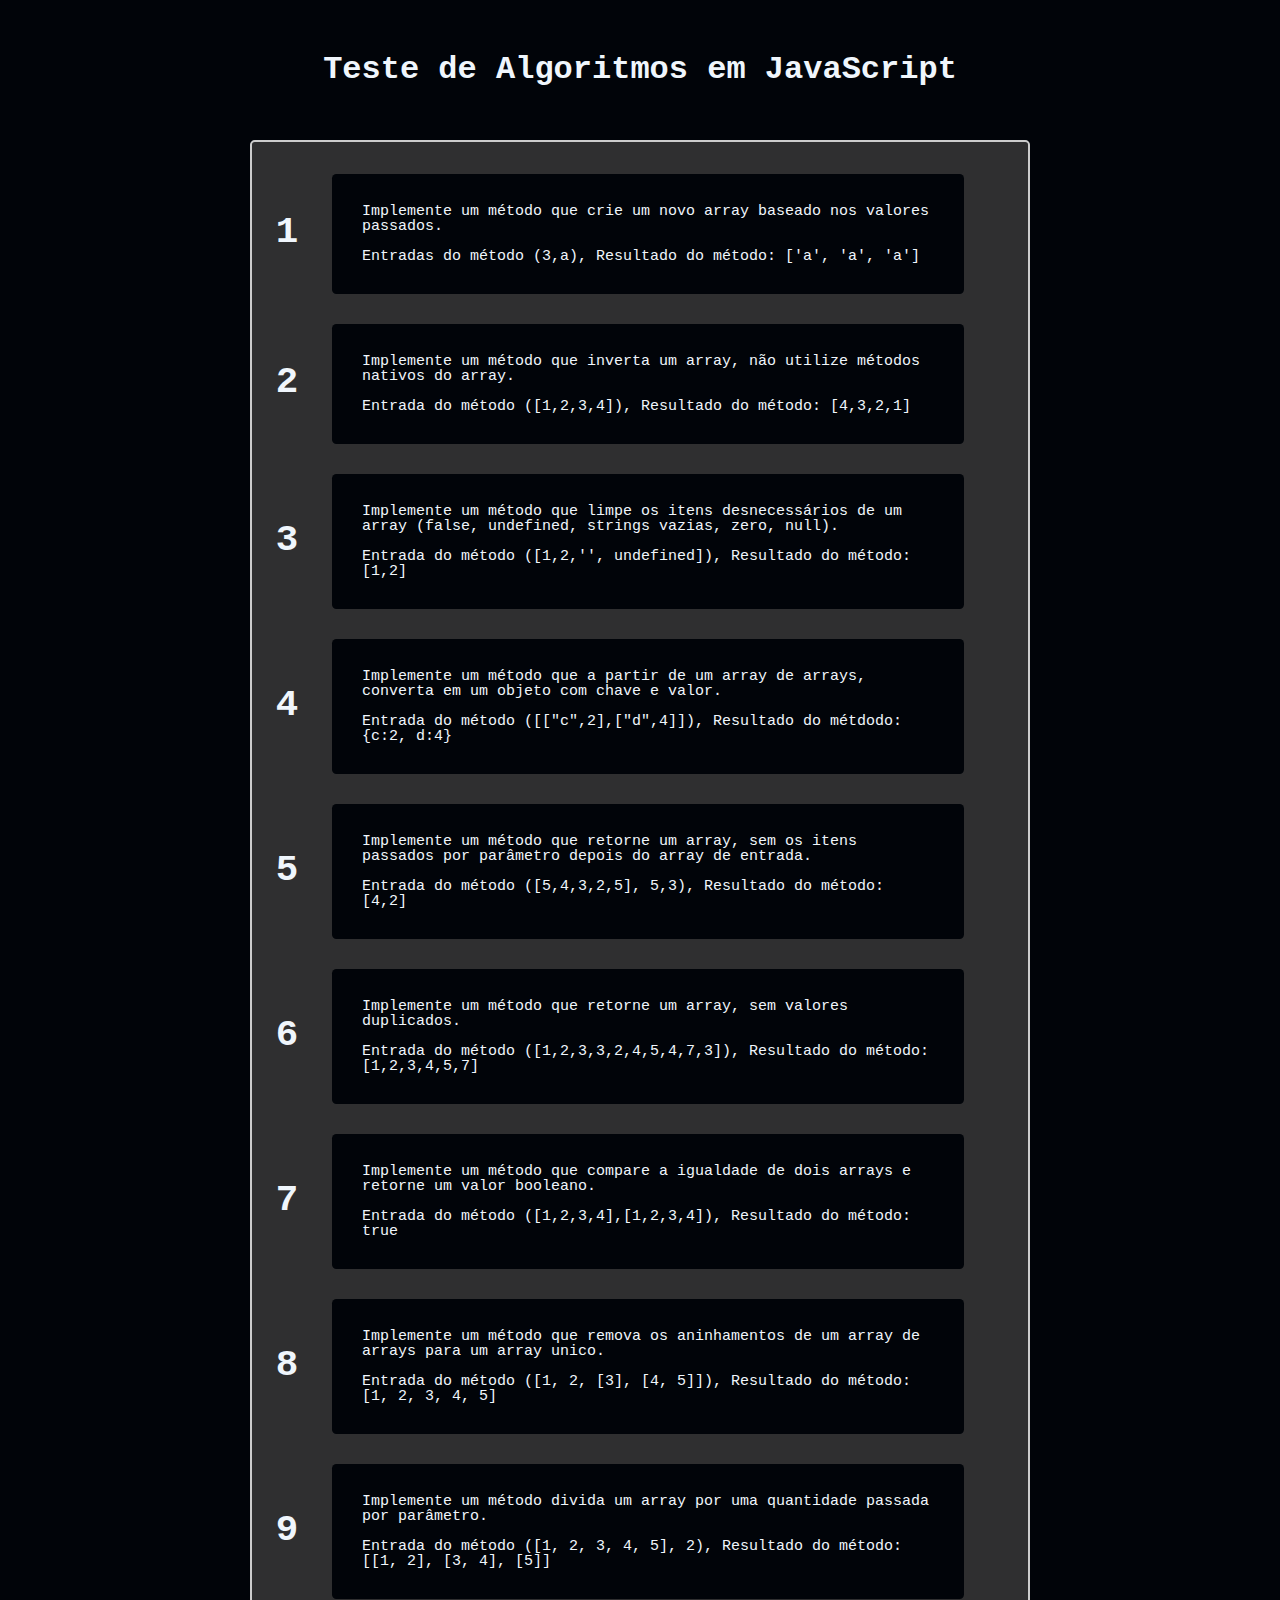
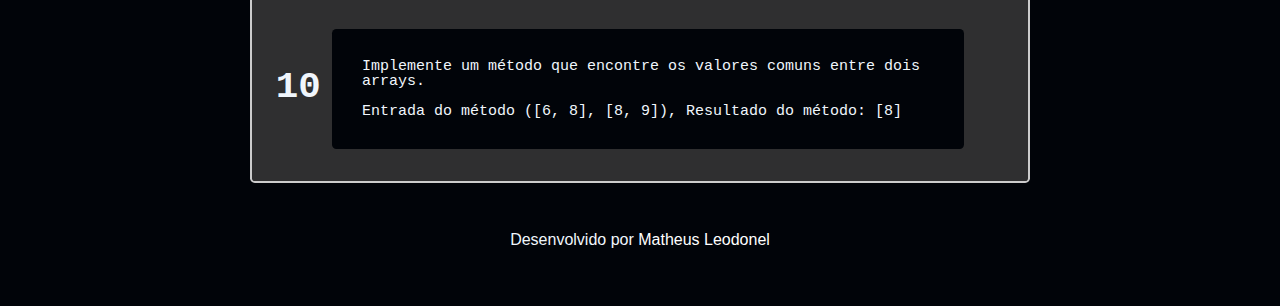
<file: index.html>
<!DOCTYPE html>

<html>

<head>
    <title>Exercícios em JS</title>
    <meta charset="utf-8">
    <meta name="author" content="Matheus Leodonel">
    <meta name="description" content="Teste de Algoritmos resolvidos em JavasScript">
    <link href="index.css" rel="stylesheet">
</head>

<body>
    <div>
        <h1>Teste de Algoritmos em JavaScript</h1>
    </div>
    <div>
        <ol>
            <li onclick="window.location.href='./exercicios/exercicio01.html'">
                <p>Implemente um método que crie um novo array baseado nos valores passados.</p>
                <p>Entradas do método (3,a), Resultado do método: ['a', 'a', 'a']</p>
            </li>
            <li onclick="window.location.href='./exercicios/exercicio02.html'">
                <p>Implemente um método que inverta um array, não utilize métodos nativos do array.</p>
                <p>Entrada do método ([1,2,3,4]), Resultado do método: [4,3,2,1]</p>
            </li>
            <li onclick="window.location.href='./exercicios/exercicio03.html'">
                <p>Implemente um método que limpe os itens desnecessários
                    de um array (false, undefined, strings vazias, zero, null).</p>
                <p>Entrada do método ([1,2,'', undefined]), Resultado do método: [1,2]</p>
            </li>
            <li onclick="window.location.href='./exercicios/exercicio04.html'">
                <p>Implemente um método que a partir de um array de arrays, converta em um
                    objeto com chave e valor.</p>
                <p>Entrada do método ([["c",2],["d",4]]), Resultado do métdodo: {c:2, d:4}</p>
            </li>
            <li onclick="window.location.href='./exercicios/exercicio05.html'">
                <p>Implemente um método que retorne um array, sem os itens passados por
                    parâmetro depois do array de entrada.</p>
                <p>Entrada do método ([5,4,3,2,5], 5,3), Resultado do método: [4,2]</p>
            </li>
            <li onclick="window.location.href='./exercicios/exercicio06.html'">
                <p>Implemente um método que retorne um array, sem valores duplicados.</p>
                <p>Entrada do método ([1,2,3,3,2,4,5,4,7,3]), Resultado do método: [1,2,3,4,5,7]</p>
            </li>
            <li onclick="window.location.href='./exercicios/exercicio07.html'">
                <p>Implemente um método que compare a igualdade de dois arrays e retorne um valor booleano.</p>
                <p>Entrada do método ([1,2,3,4],[1,2,3,4]), Resultado do método: true</p>
            </li>
            <li onclick="window.location.href='./exercicios/exercicio08.html'">
                <p>Implemente um método que remova os aninhamentos de um array de arrays para um array unico.</p>
                <p>Entrada do método ([1, 2, [3], [4, 5]]), Resultado do método: [1, 2, 3, 4, 5]</p>
            </li>
            <li onclick="window.location.href='./exercicios/exercicio09.html'">
                <p>Implemente um método divida um array por uma quantidade passada por parâmetro.</p>
                <p>Entrada do método ([1, 2, 3, 4, 5], 2), Resultado do método: [[1, 2], [3, 4], [5]]</p>
            </li>
            <li onclick="window.location.href='./exercicios/exercicio10.html'">
                <p>Implemente um método que encontre os valores comuns entre dois arrays.</p>
                <p>Entrada do método ([6, 8], [8, 9]), Resultado do método: [8]</p>
            </li>
        </ol>
        <div class="git">
            <p>Desenvolvido por <a href="https://github.com/matheusleodonel" target="_blank">Matheus Leodonel</a></p>
        </div>
    </div>
</body>

</html>
</file>
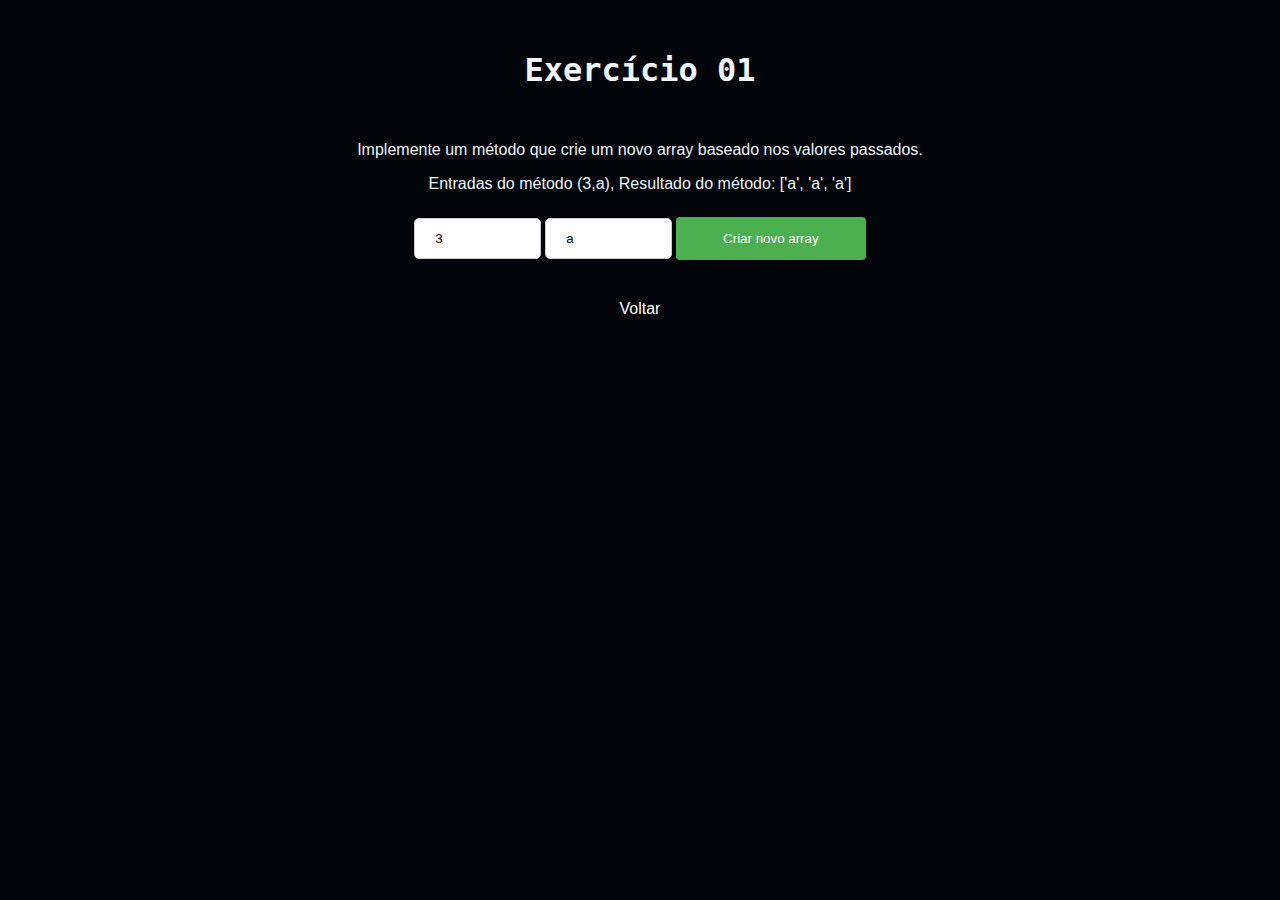
<file: exercicios/exercicio01.html>
<!DOCTYPE html>

<html>

<head>
    <title>Exercício 01</title>
    <meta charset="utf-8">
    <meta name="author" content="Matheus Leodonel">
    <meta name="description" content="Testes do Exercício 01">
    <link href="../index.css" rel="stylesheet">

    <script>
        function getValues() {
            /* Função que pega os valores digitados pelo usuário */
            var x = document.getElementById('x').value;
            var y = document.getElementById('y').value;

            criarArray(x, y);
        }

        function criarArray(x, y) {
            /* Função responsável por criar um Array de acordo com os valores digitados */
            var novoArray = [];

            for (var i = 0; i < x; i++) {
                /* Adicionando o valor 'y' ao array 'x' vezes */
                novoArray.push(y);
            }

            /* Depois de testar o método, o usuário poderá ver o código fonte. */
            document.getElementById('code').classList.remove('hidden')
            /* Enviando o resultado para a página HTML na div com id="result" */
            document.getElementById('result').innerHTML = 'Resultado: ' + JSON.stringify(novoArray);
        }
    </script>
</head>

<body>
    <div>
        <h1>Exercício 01</h1>
    </div>
    <div class="utteranceStyle">
        <p>Implemente um método que crie um novo array baseado nos valores passados.</p>
        <p>Entradas do método (3,a), Resultado do método: ['a', 'a', 'a']</p>

        <input class="inputStyle" type="text" id="x" name="x" value="3" placeholder="Primeiro Valor">
        <input class="inputStyle" type="text" id="y" name="y" value="a" placeholder="Segundo Valor">
        <button class="buttonExercises" onclick="getValues()">Criar novo array</button>

        <div id="result">
        </div>

        <div id="code" class="code hidden">
            <h1> Código fonte: </h1>
            <div class="styleCode">
                function getValues() {
                /* Função que pega os valores digitados pelo usuário */
                var x = document.getElementById('x').value;
                var y = document.getElementById('y').value;

                criarArray(x, y);
                }

                function criarArray(x, y) { 
                    /* Função responsável por criar um Array de acordo com os valores digitados */
                    var novoArray = [];

                    for (var i = 0; i < x; i++) { 
                        /* Adicionando o valor 'y' ao array 'x' vezes */ 
                        novoArray.push(y); 
                    } 
                   /* Enviando o resultado para a página HTML na div com id="result" */
                    document.getElementById('result').innerHTML='Resultado: ' + JSON.stringify(novoArray); 
                } 
            </div>
        </div>
            <div class="home">
                <a href="../index.html">Voltar</a>
            </div>
        </div>
</body>

</html>
</file>
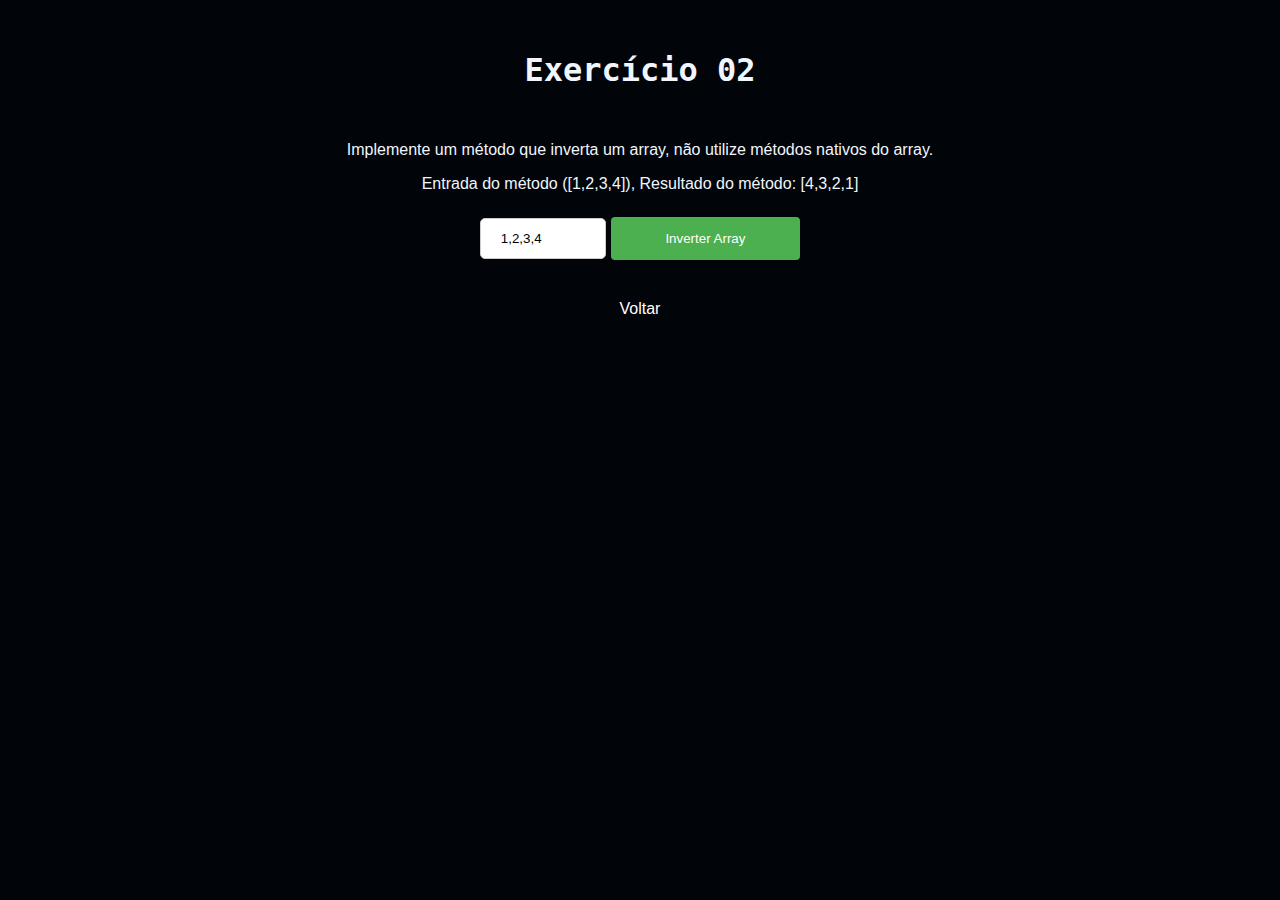
<file: exercicios/exercicio02.html>
<!DOCTYPE html>

<html>

<head>
    <title>Exercício 02</title>
    <meta charset="utf-8">
    <meta name="author" content="Matheus Leodonel">
    <meta name="description" content="Testes do Exercício 02">
    <link href="../index.css" rel="stylesheet">

    <script>
        function getValues(){
            /* Função que pega o array  digitado pelo usuário */
            var array = document.getElementById('entrada').value;
            
            /* A função 'split' separa os elementos de entrada utilizando 
            como parâmetro separador a vírgula (","); */
            array = array.split(",");

            inverterArray(array);
        }

        function inverterArray(array){
            /* Função responsável por inverter o array recebido */
            var arrayInvertido = []; /* Array que receberá o array de entrada invertido */
            var j = 0; /* contador auxiliar necessário para inverter os índices do array recebido */

            /* "For" que se inicia no último elemento do array 
            recebido (i = array.length-1) e corre até o primeiro (i=0) */
            for(var i=array.length - 1; i >= 0; i--){ 
                arrayInvertido[j] = array[i]; 
                j++;
            }
            
            /* Depois de testar o método, o usuário poderá ver o código fonte. */
            document.getElementById('code').classList.remove('hidden')
            /* Enviando o resultado para a página HTML na div com id="result" */
            document.getElementById('result').innerHTML = 'Resultado: ' + JSON.stringify(arrayInvertido);
        }
    </script>
</head>

<body>
    <div>
        <h1>Exercício 02</h1>
    </div>
    <div class="utteranceStyle">
        <p>Implemente um método que inverta um array, não utilize métodos nativos do array.</p>
        <p>Entrada do método ([1,2,3,4]), Resultado do método: [4,3,2,1]</p>

        <input class="inputStyle" type="text" id="entrada" name="entrada" value="1,2,3,4" placeholder="Digite o array">
        <button class="buttonExercises" onclick="getValues()">Inverter Array</button>

        <div id="result">
        </div>

        <div id="code" class="code hidden">
            <h1> Código fonte: </h1>
            <div class="styleCode">
                function getValues(){
                    /* Função que pega o array  digitado pelo usuário */
                    var array = document.getElementById('entrada').value;
                    
                    /* A função 'split' separa os elementos de entrada utilizando 
                    como parâmetro separador a vírgula (","); */
                    array = array.split(",");
        
                    inverterArray(array);
                }
        
                function inverterArray(array){
                    /* Função responsável por inverter o array recebido */
                    var arrayInvertido = []; /* Array que receberá o array de entrada invertido */
                    var j = 0; /* contador auxiliar necessário para inverter os índices do array recebido */
        
                    /* "For" que se inicia no último elemento do array 
                    recebido (i = array.length-1) e corre até o primeiro (i=0) */
                    for(var i=array.length - 1; i >= 0; i--){ 
                        arrayInvertido[j] = array[i]; 
                        j++;
                    }
   
                    /* Enviando o resultado para a página HTML na div com id="result" */
                    document.getElementById('result').innerHTML = 'Resultado: ' + JSON.stringify(arrayInvertido);
                }
            </div>
        </div>
        <div class="home">
            <a href="../index.html">Voltar</a>
        </div>
    </div>
</body>
</file>
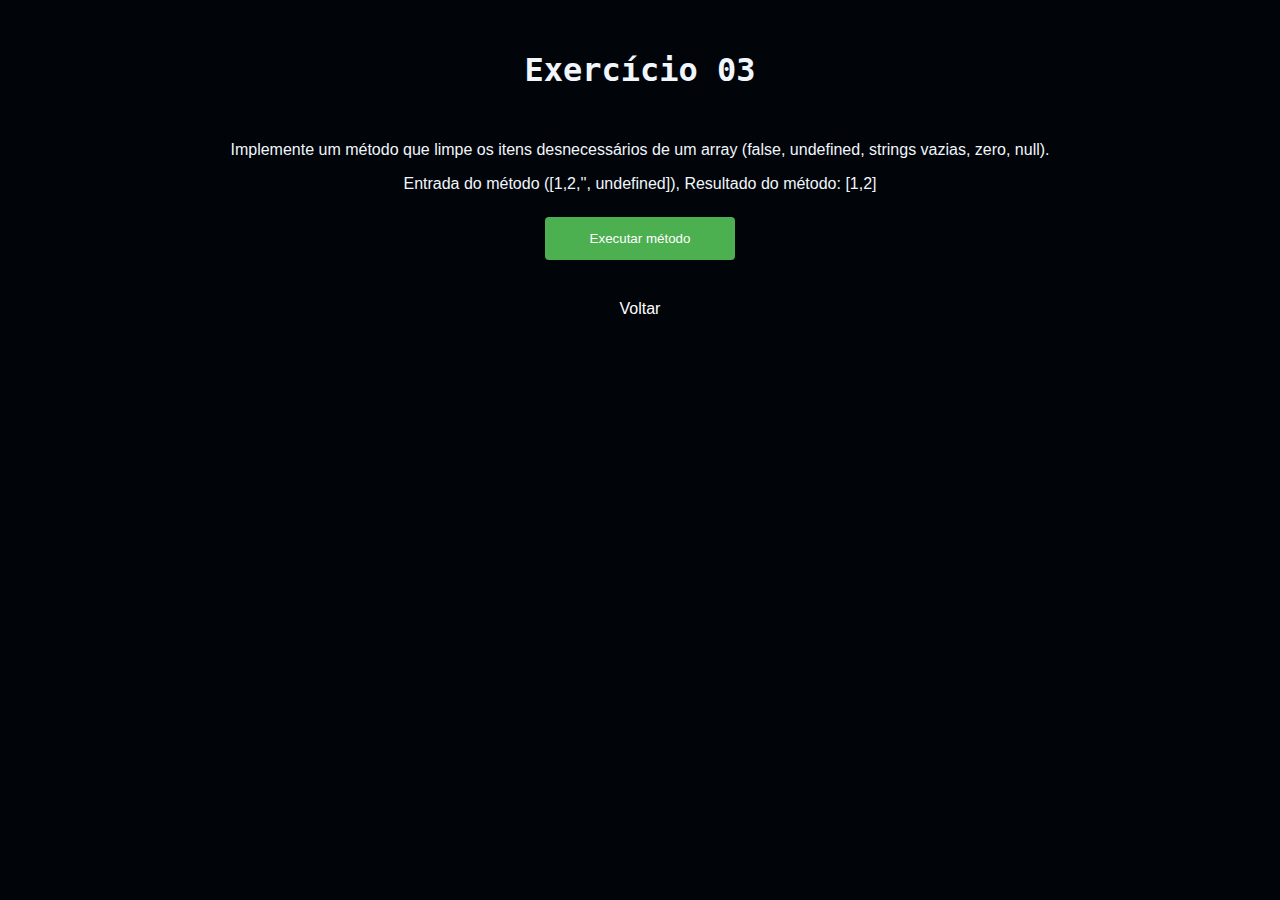
<file: exercicios/exercicio03.html>
<!DOCTYPE html>

<html>

<head>
    <title>Exercício 03</title>
    <meta charset="utf-8">
    <meta name="author" content="Matheus Leodonel">
    <meta name="description" content="Testes do Exercício 03">
    <link href="../index.css" rel="stylesheet">

    <script>
        function filtrarArray() {
            var array = [1, 2, '', undefined]; /* Array teste */

            /* Chamando o método 'filter' para filtrar o array apenas com o que for desejado.
            O array apenas com os elementos filtrados será armazenado no novo array 'arrayLimpo'*/
            var arrayLimpo = array.filter(testeElemento);

            /* Depois de testar o método, o usuário poderá ver o código fonte. */
            document.getElementById('code').classList.remove('hidden')
            /* Enviando o resultado para a página HTML na div com id="result" */
            document.getElementById('result').innerHTML = 'Resultado: ' + JSON.stringify(arrayLimpo);
        }
        
        /* Função responsável por testar cada elemento do array e verificar se ele deve 
        permanecer no array (retornando true) ou não (retornando false)*/
        function testeElemento(elemento) {
            /* Se o elemento do array existir (ou seja, não for false, undefined, strings vazias,
            zero ou null), ele continuará no array*/
            if (elemento) {
                return true;
            }
            /* Caso contrário, o elemento não fará parte do array limpo.*/
            else {
                console.log("Não passou: ", elemento, " Tipo: ", typeof (elemento));
                return false;
            }
        }
    </script>
</head>

<body>
    <div>
        <h1>Exercício 03</h1>
    </div>
    <div class="utteranceStyle">
        <p>Implemente um método que limpe os itens desnecessários
            de um array (false, undefined, strings vazias, zero, null).</p>
        <p>Entrada do método ([1,2,'', undefined]), Resultado do método: [1,2]</p>

        <button class="buttonExercises" onclick="filtrarArray()">Executar método</button>

        <div id="result">
        </div>

        <div id="code" class="code hidden">
            <h1> Código fonte: </h1>
            <div class="styleCode">
                function filtrarArray() {
                    var array = [1, 2, '', undefined]; /* Array teste */
        
                    /* Chamando o método 'filter' para filtrar o array apenas com o que for desejado.
                    O array apenas com os elementos filtrados será armazenado no novo array 'arrayLimpo'*/
                    var arrayLimpo = array.filter(testeElemento);
        
                    /* Enviando o resultado para a página HTML na div com id="result" */
                    document.getElementById('result').innerHTML = 'Resultado: ' + JSON.stringify(arrayLimpo);
                }
                
                /* Função responsável por testar cada elemento do array e verificar se ele deve 
                permanecer no array (retornando true) ou não (retornando false)*/
                function testeElemento(elemento) {
                    /* Se o elemento do array existir (ou seja, não for false, undefined, strings vazias,
                    zero ou null), ele continuará no array*/
                    if (elemento) {
                        return true;
                    }
                    /* Caso contrário, o elemento não fará parte do array limpo.*/
                    else {
                        console.log("Não passou: ", elemento, " Tipo: ", typeof (elemento));
                        return false;
                    }
                }
            </div>
        </div>
        <div class="home">
            <a href="../index.html">Voltar</a>
        </div>
    </div>
</body>
</file>
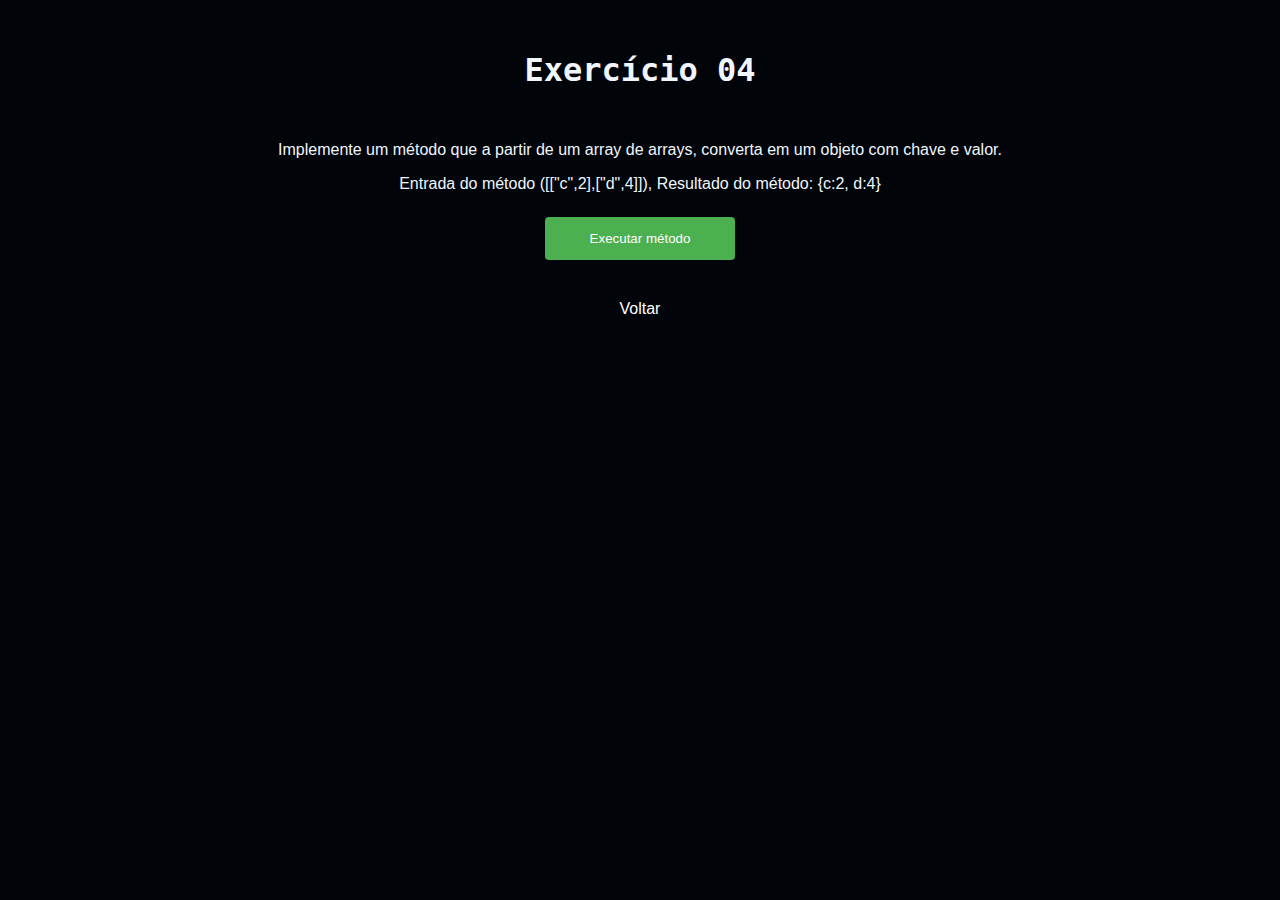
<file: exercicios/exercicio04.html>
<!DOCTYPE html>

<html>

<head>
    <title>Exercício 04</title>
    <meta charset="utf-8">
    <meta name="author" content="Matheus Leodonel">
    <meta name="description" content="Testes do Exercício 04">
    <link href="../index.css" rel="stylesheet">

    <script>
        function converterParaObjeto(){
            var array = [["c", 2], ["d", 4]]; /* Array teste */
        
            /* O método 'Object.fromEntries' é responsável por fazer a conversão conforme solicitado no exercício */
            var obj = Object.fromEntries(array)
            
            console.log(obj) /* Caso queira verificar a exibição do objeto no console, de acordo como o exercício pediu. */
            
            /* Depois de testar o método, o usuário poderá ver o código fonte. */
            document.getElementById('code').classList.remove('hidden')
            /* Enviando o resultado para a página HTML na div com id="result" */
            document.getElementById('result').innerHTML = 'Resultado: ' + JSON.stringify(obj);
        }
    </script>
</head>

<body>
    <div>
        <h1>Exercício 04</h1>
    </div>
    <div class="utteranceStyle">
        <p>Implemente um método que a partir de um array de arrays, converta em um
            objeto com chave e valor.</p>
        <p>Entrada do método ([["c",2],["d",4]]), Resultado do método: {c:2, d:4}</p>

        <button class="buttonExercises" onclick="converterParaObjeto()">Executar método</button>

        <div id="result">
        </div>

        <div id="code" class="code hidden">
            <h1> Código fonte: </h1>
            <div class="styleCode">
                function converterParaObjeto(){
                    var array = [["c", 2], ["d", 4]]; /* Array teste */
                
                    /* O método 'Object.fromEntries' é responsável por fazer a conversão conforme solicitado no exercício */
                    var obj = Object.fromEntries(array)
                    
                    console.log(obj) /* Caso queira verificar a exibição do objeto no console, de acordo como o exercício pediu. */
                    
                    /* Enviando o resultado para a página HTML na div com id="result" */
                    document.getElementById('result').innerHTML = 'Resultado: ' + JSON.stringify(obj);
                }
            </div>
        </div>
        <div class="home">
            <a href="../index.html">Voltar</a>
        </div>
    </div>
</body>
</file>
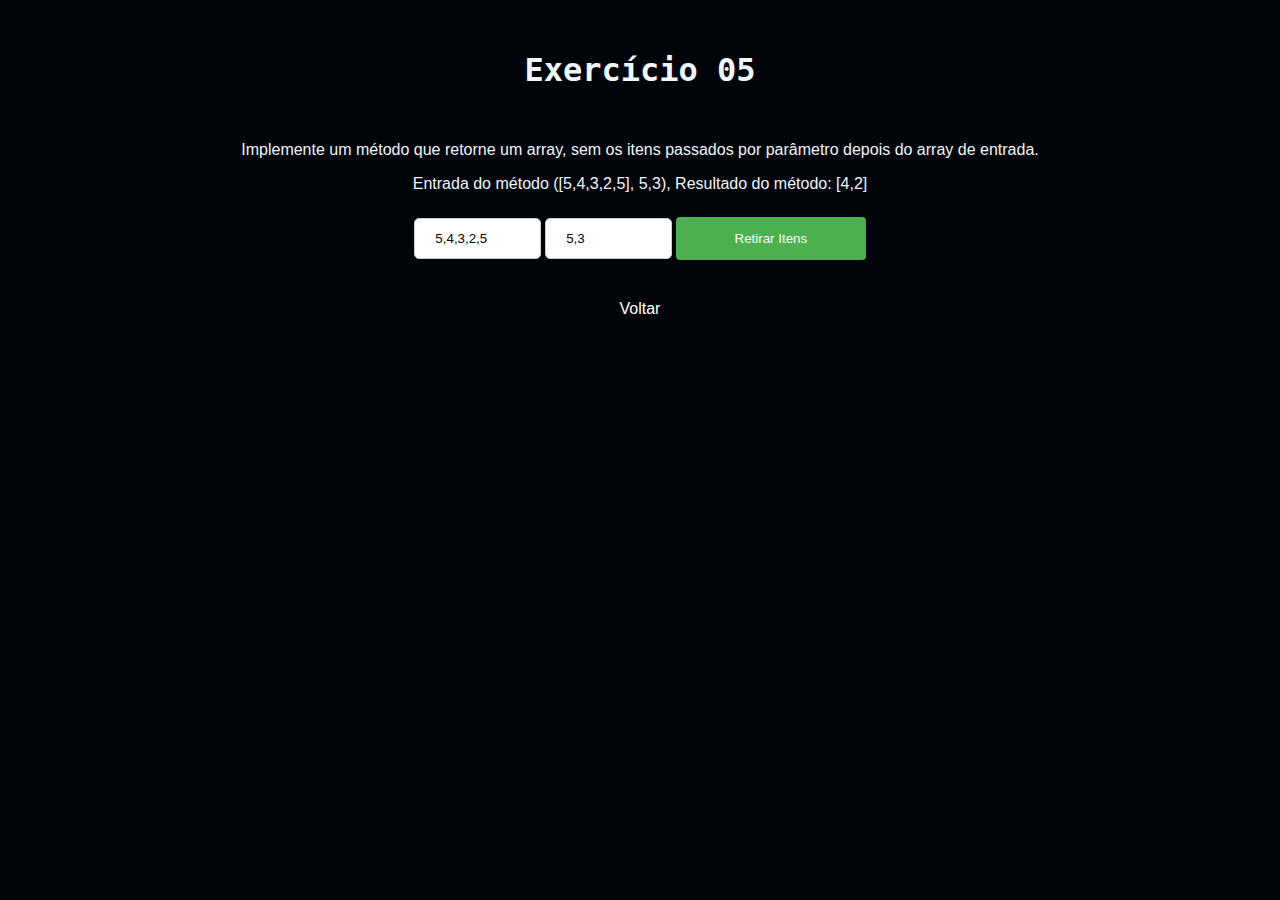
<file: exercicios/exercicio05.html>
<!DOCTYPE html>

<html>

<head>
    <title>Exercício 05</title>
    <meta charset="utf-8">
    <meta name="author" content="Matheus Leodonel">
    <meta name="description" content="Testes do Exercício 05">
    <link href="../index.css" rel="stylesheet">

    <script>
        function getValues() {
           var array = document.getElementById('entrada1').value; /* Array inserido pelo usuário */
           var retirar = document.getElementById('entrada2').value; /* Variável que guardará os elementos à serem retirados */

           /* A função 'split' separa os elementos de entrada utilizando 
            como parâmetro separador a vírgula (","); */
           array = array.split(",");
           retirar = retirar.split(",");
            
           /* Chamando função responsável por retirar os itens do array */;
           retirarItensArray(array, retirar);
        }

        /* Função que recebe como parâmetro um array e os itens que devem ser retirados */
        function retirarItensArray(array, retirar) {
            for(var i = 0; i < retirar.length; i++) { /* 'For' que roda os elementos que serão retirados */
                for(var j = 0; j < array.length; j++){ /* 'For' que roda o array */
                    if(retirar[i] == array[j]){ /* 'if' que compara se o elemento a ser retirado é igual ao presente elemento do array */
                        array.splice(j, 1); /* O método 'splice' é responsável por retirar um item do array, 
                        de acordo com o seu index ('j') e quantidade de remoções */
                    }
                }
            }
        
            /* Depois de testar o método, o usuário poderá ver o código fonte. */
            document.getElementById('code').classList.remove('hidden')
            /* Enviando o resultado para a página HTML na div com id="result" */
            document.getElementById('result').innerHTML = 'Resultado: ' + JSON.stringify(array);
        }
    </script>
</head>

<body>
    <div>
        <h1>Exercício 05</h1>
    </div>
    <div class="utteranceStyle">
        <p>Implemente um método que retorne um array, sem os itens passados por
            parâmetro depois do array de entrada.</p>
        <p>Entrada do método ([5,4,3,2,5], 5,3), Resultado do método: [4,2]</p>

        <input class="inputStyle" type="text" id="entrada1" name="entrada1" value="5,4,3,2,5" placeholder="Digite o array">
        <input class="inputStyle" type="text" id="entrada2" name="entrada1" value="5,3" placeholder="Digite os itens que deseja retirar">
        <button class="buttonExercises" onclick="getValues()">Retirar Itens</button>

        <div id="result">
        </div>

        <div id="code" class="code hidden">
            <h1> Código fonte: </h1>
            <div class="styleCode">
                function getValues() {
                    var array = document.getElementById('entrada1').value; /* Array inserido pelo usuário */
                    var retirar = document.getElementById('entrada2').value; /* Variável que guardará os elementos à serem retirados */
         
                    /* A função 'split' separa os elementos de entrada utilizando 
                     como parâmetro separador a vírgula (","); */
                    array = array.split(",");
                    retirar = retirar.split(",");
                     
                    /* Chamando função responsável por retirar os itens do array */;
                    retirarItensArray(array, retirar);
                 }
         
                 /* Função que recebe como parâmetro um array e os itens que devem ser retirados */
                 function retirarItensArray(array, retirar) {
                     for(var i = 0; i < retirar.length; i++) { /* 'For' que roda os elementos que serão retirados */
                         for(var j = 0; j < array.length; j++){ /* 'For' que roda o array */
                             if(retirar[i] == array[j]){ /* 'if' que compara se o elemento a ser retirado é igual ao presente elemento do array */
                                 array.splice(j, 1); /* O método 'splice' é responsável por retirar um item do array, 
                                 de acordo com o seu index ('j') e quantidade de remoções */
                             }
                         }
                     }
                 
                     /* Enviando o resultado para a página HTML na div com id="result" */
                     document.getElementById('result').innerHTML = 'Resultado: ' + JSON.stringify(array);
                 }
            </div>
        </div>
        <div class="home">
            <a href="../index.html">Voltar</a>
        </div>
    </div>
</body>
</file>
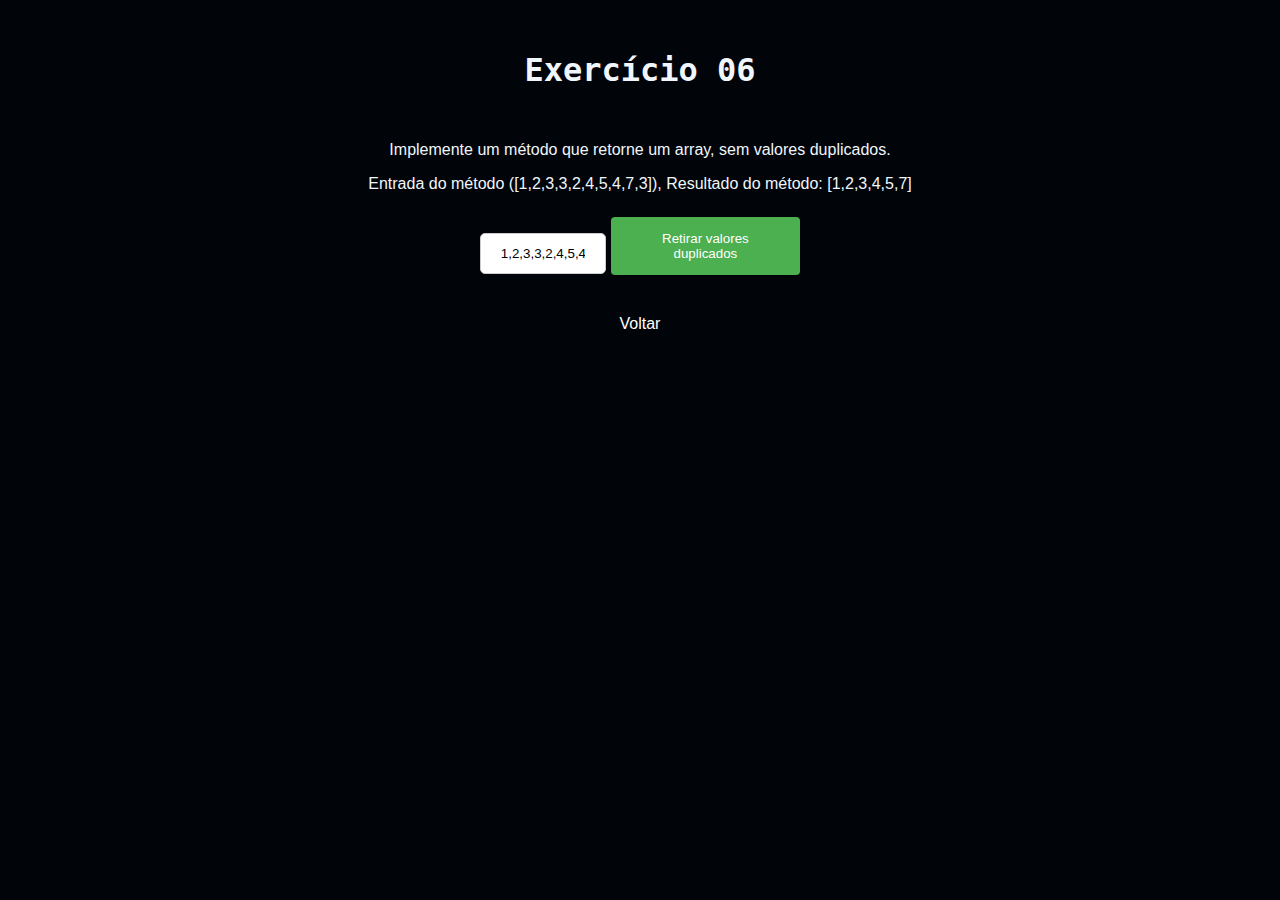
<file: exercicios/exercicio06.html>
<!DOCTYPE html>

<html>

<head>
    <title>Exercício 06</title>
    <meta charset="utf-8">
    <meta name="author" content="Matheus Leodonel">
    <meta name="description" content="Testes do Exercício 06">
    <link href="../index.css" rel="stylesheet">

    <script>
        function getValues() {
            var array = document.getElementById('entrada').value;
            
            /* A função 'split' separa os elementos de entrada utilizando 
            como parâmetro separador a vírgula (","); */
            array = array.split(",");

            retirarDuplicata(array);
        }

        /* Função responsável por retirar valores duplicados de um array através do método 'Set' */
        function retirarDuplicata(array) {
            var aux = new Set(array); /* O método 'Set' permite apenas que elemntos únicos sejam inseridos no array. */

            novoArray = [...aux]; /* A variável 'novoArray' recebe todos os elementos do array 'aux' através das 'spreads' (...) */

            /* Depois de testar o método, o usuário poderá ver o código fonte. */
            document.getElementById('code').classList.remove('hidden')
            /* Enviando o resultado para a página HTML na div com id="result" */
            document.getElementById('result').innerHTML = 'Resultado: ' + JSON.stringify(novoArray);
        }
    </script>
</head>

<body>
    <div>
        <h1>Exercício 06</h1>
    </div>
    <div class="utteranceStyle">
        <p>Implemente um método que retorne um array, sem valores duplicados.</p>
        <p>Entrada do método ([1,2,3,3,2,4,5,4,7,3]), Resultado do método: [1,2,3,4,5,7]</p>

        <input class="inputStyle" type="text" id="entrada" name="entrada" value="1,2,3,3,2,4,5,4,7,3" placeholder="Digite o array">
        <button class="buttonExercises" onclick="getValues()">Retirar valores duplicados</button>

        <div id="result">
        </div>

        <div id="code" class="code hidden">
            <h1> Código fonte: </h1>
            <div class="styleCode">
                function getValues() {
                    var array = document.getElementById('entrada').value;
                    
                    /* A função 'split' separa os elementos de entrada utilizando 
                    como parâmetro separador a vírgula (","); */
                    array = array.split(",");
        
                    retirarDuplicata(array);
                }
        
                /* Função responsável por retirar valores duplicados de um array através do método 'Set' */
                function retirarDuplicata(array) {
                    var aux = new Set(array); /* O método 'Set' permite apenas que elemntos únicos sejam inseridos no array. */
        
                    novoArray = [...aux]; /* A variável 'novoArray' recebe todos os elementos do array 'aux' através das 'spreads' (...) */
                    
                    /* Enviando o resultado para a página HTML na div com id="result" */
                    document.getElementById('result').innerHTML = 'Resultado: ' + JSON.stringify(novoArray);
                }
            </div>
        </div>
        <div class="home">
            <a href="../index.html">Voltar</a>
        </div>
    </div>
</body>
</file>
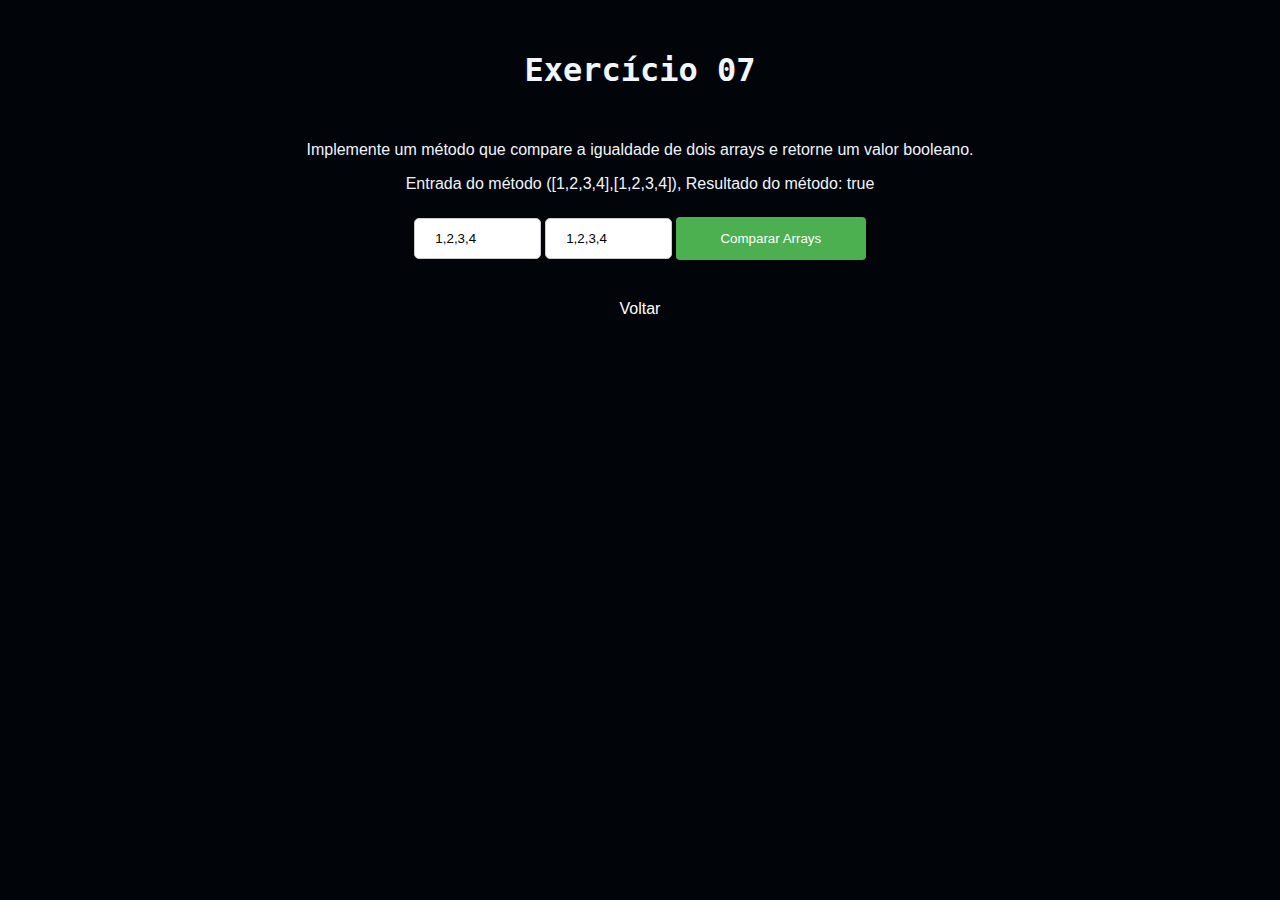
<file: exercicios/exercicio07.html>
<!DOCTYPE html>

<html>

<head>
    <title>Exercício 07</title>
    <meta charset="utf-8">
    <meta name="author" content="Matheus Leodonel">
    <meta name="description" content="Testes do Exercício 07">
    <link href="../index.css" rel="stylesheet">

    <script>
        function getValues() {
            var array1 = document.getElementById('entrada1').value;
            var array2 = document.getElementById('entrada2').value;

            /* A função 'split' separa os elementos de entrada utilizando 
            como parâmetro separador a vírgula (","); */
            array1 = array1.split(",");
            array2 = array2.split(",");

            var resultado = compararArrays(array1, array2);
            
            /* Depois de testar o método, o usuário poderá ver o código fonte. */
            document.getElementById('code').classList.remove('hidden');
            /* Enviando o resultado para a página HTML na div com id="result" */
            document.getElementById('result').innerHTML = 'Resultado: ' + JSON.stringify(resultado);
        }

        function compararArrays(array1, array2) {
            /* Se os dois arrays tiverem tamanhos diferentes, logicamente já são diferentes */
            if (array1.length !== array2.length) return false; 
            for (var i = 0; i < array1.length; i++) {
                /* Se algum elemento não for o mesmo em ambos os arrays, a função também retorna false */
                if (array1[i] !== array2[i]) { 
                    return false;
                }
            }
            /* Se chegarmos à esse ponto do código, significa ambos os arrays são iguais */
            return true;
        }
    </script>
</head>

<body>
    <div>
        <h1>Exercício 07</h1>
    </div>
    <div class="utteranceStyle">
        <p>Implemente um método que compare a igualdade de dois arrays e retorne um valor booleano.</p>
        <p>Entrada do método ([1,2,3,4],[1,2,3,4]), Resultado do método: true</p>

        <input class="inputStyle" type="text" id="entrada1" name="entrada1" value="1,2,3,4"
            placeholder="Digite primeiro o array">
        <input class="inputStyle" type="text" id="entrada2" name="entrada2" value="1,2,3,4"
            placeholder="Digite segundo o array">
        <button class="buttonExercises" onclick="getValues()">Comparar Arrays</button>

        <div id="result">
        </div>

        <div id="code" class="code hidden">
            <h1> Código fonte: </h1>
            <div class="styleCode">
                function getValues() {
                    var array1 = document.getElementById('entrada1').value;
                    var array2 = document.getElementById('entrada2').value;
        
                    /* A função 'split' separa os elementos de entrada utilizando 
                    como parâmetro separador a vírgula (","); */
                    array1 = array1.split(",");
                    array2 = array2.split(",");
        
                    var resultado = compararArrays(array1, array2);
                    
                    /* Enviando o resultado para a página HTML na div com id="result" */
                    document.getElementById('result').innerHTML = 'Resultado: ' + JSON.stringify(resultado);
                }
        
                function compararArrays(array1, array2) {
                    /* Se os dois arrays tiverem tamanhos diferentes, logicamente já são diferentes */
                    if (array1.length !== array2.length) return false; 
                    for (var i = 0; i < array1.length; i++) {
                        /* Se algum elemento não for o mesmo em ambos os arrays, a função também retorna false */
                        if (array1[i] !== array2[i]) { 
                            return false;
                        }
                    }
                    /* Se chegarmos à esse ponto do código, significa ambos os arrays são iguais */
                    return true;
            </div>
        </div>
        <div class="home">
            <a href="../index.html">Voltar</a>
        </div>
    </div>
</body>
</file>
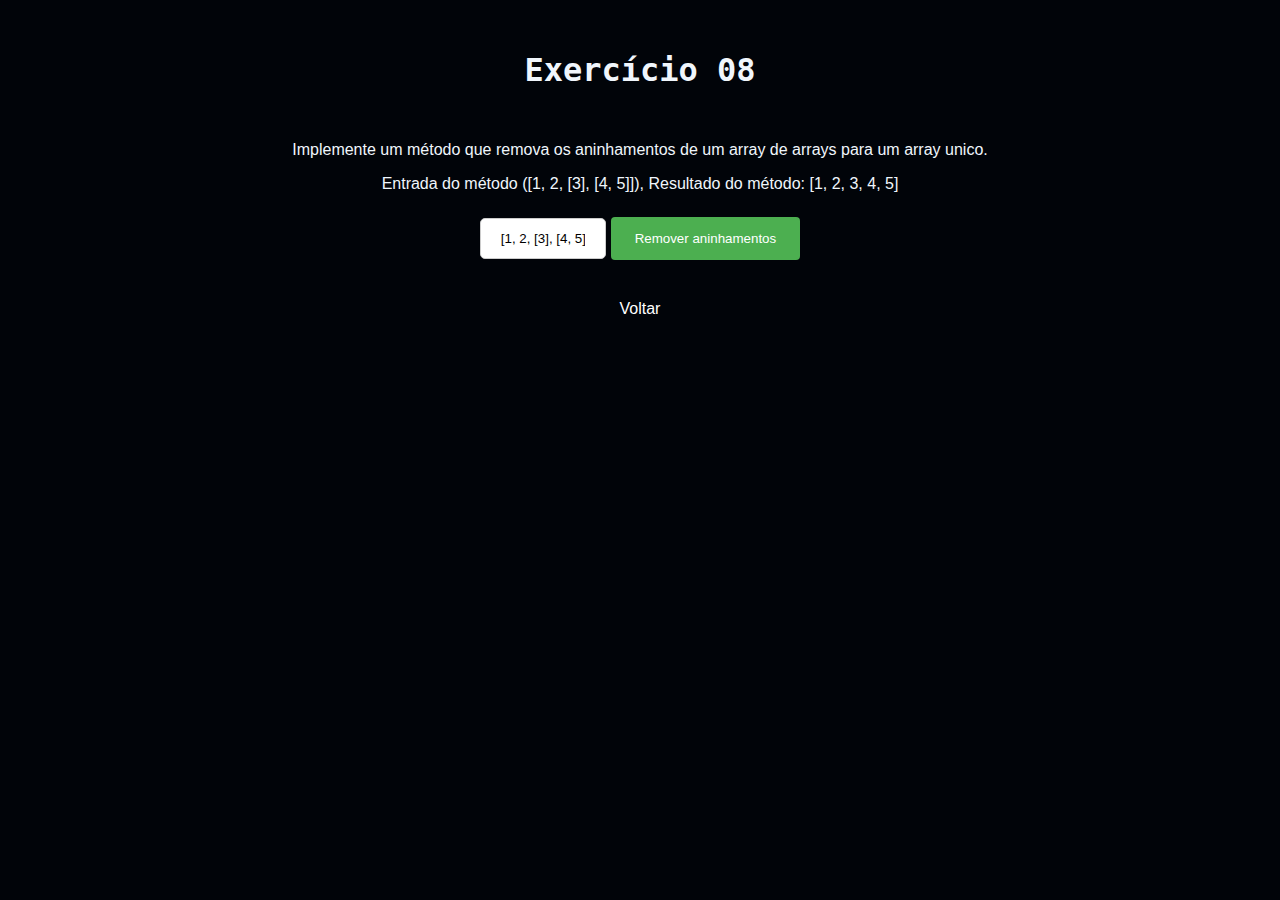
<file: exercicios/exercicio08.html>
<!DOCTYPE html>

<html>

<head>
    <title>Exercício 08</title>
    <meta charset="utf-8">
    <meta name="author" content="Matheus Leodonel">
    <meta name="description" content="Testes do Exercício 08">
    <link href="../index.css" rel="stylesheet">

    <script>
        function removerAninhamentos(){
            /* Obter valores digitados com o método 'Array.from' */
            array = Array.from(document.getElementById('entrada').value);

            console.log(array)

            for(var i = 0; i < array.length; i++){
                /* Se algum elemento do array for igual à "[", "," ou "]", será retirado do array, sobrando apenas os elementos válidos */
                if((array[i] == "[") || (array[i] == ",") || (array[i] == "]") || (array[i] == " ")){
                    /* O método 'splice' é responsável por retirar um item do array, 
                        de acordo com o seu index ('i') e quantidade de remoções */
                    array.splice(i, 1);
                    i--; /* Sempre que um elemento do array for retirado, o for deve voltar uma casa para poder analisar todos os elementos. */
                }
            }
            /* Depois de testar o método, o usuário poderá ver o código fonte. */
            document.getElementById('code').classList.remove('hidden');
            /* Enviando o resultado para a página HTML na div com id="result" */
            document.getElementById('result').innerHTML = 'Resultado: ' + JSON.stringify(array);
        }
    </script>
</head>

<body>
    <div>
        <h1>Exercício 08</h1>
    </div>
    <div class="utteranceStyle">
        <p>Implemente um método que remova os aninhamentos de um array de arrays para um array unico.</p>
        <p>Entrada do método ([1, 2, [3], [4, 5]]), Resultado do método: [1, 2, 3, 4, 5]</p>

        <input class="inputStyle" type="text" id="entrada" name="entrada" value="[1, 2, [3], [4, 5]]" placeholder="Digite o array">
        <button class="buttonExercises" onclick="removerAninhamentos()">Remover aninhamentos</button>

        <div id="result">
        </div>

        <div id="code" class="code hidden">
            <h1> Código fonte: </h1>
            <div class="styleCode">
                function removerAninhamentos(){
                    array = Array.from(document.getElementById('entrada').value);
        
                    console.log(array)
        
                    for(var i = 0; i < array.length; i++){
                        /* Se algum elemento do array for igual à "[", "," ou "]", será retirado do array, sobrando apenas os elementos válidos */
                        if((array[i] == "[") || (array[i] == ",") || (array[i] == "]") || (array[i] == " ")){
                            /* O método 'splice' é responsável por retirar um item do array, 
                                de acordo com o seu index ('i') e quantidade de remoções */
                            array.splice(i, 1);
                            i--; /* Sempre que um elemento do array for retirado, o for deve voltar uma casa para poder analisar todos os elementos. */
                        }
                    }

                    /* Enviando o resultado para a página HTML na div com id="result" */
                    document.getElementById('result').innerHTML = 'Resultado: ' + JSON.stringify(array);
                }
            </div>
        </div>
        <div class="home">
            <a href="../index.html">Voltar</a>
        </div>
    </div>
</body>
</file>
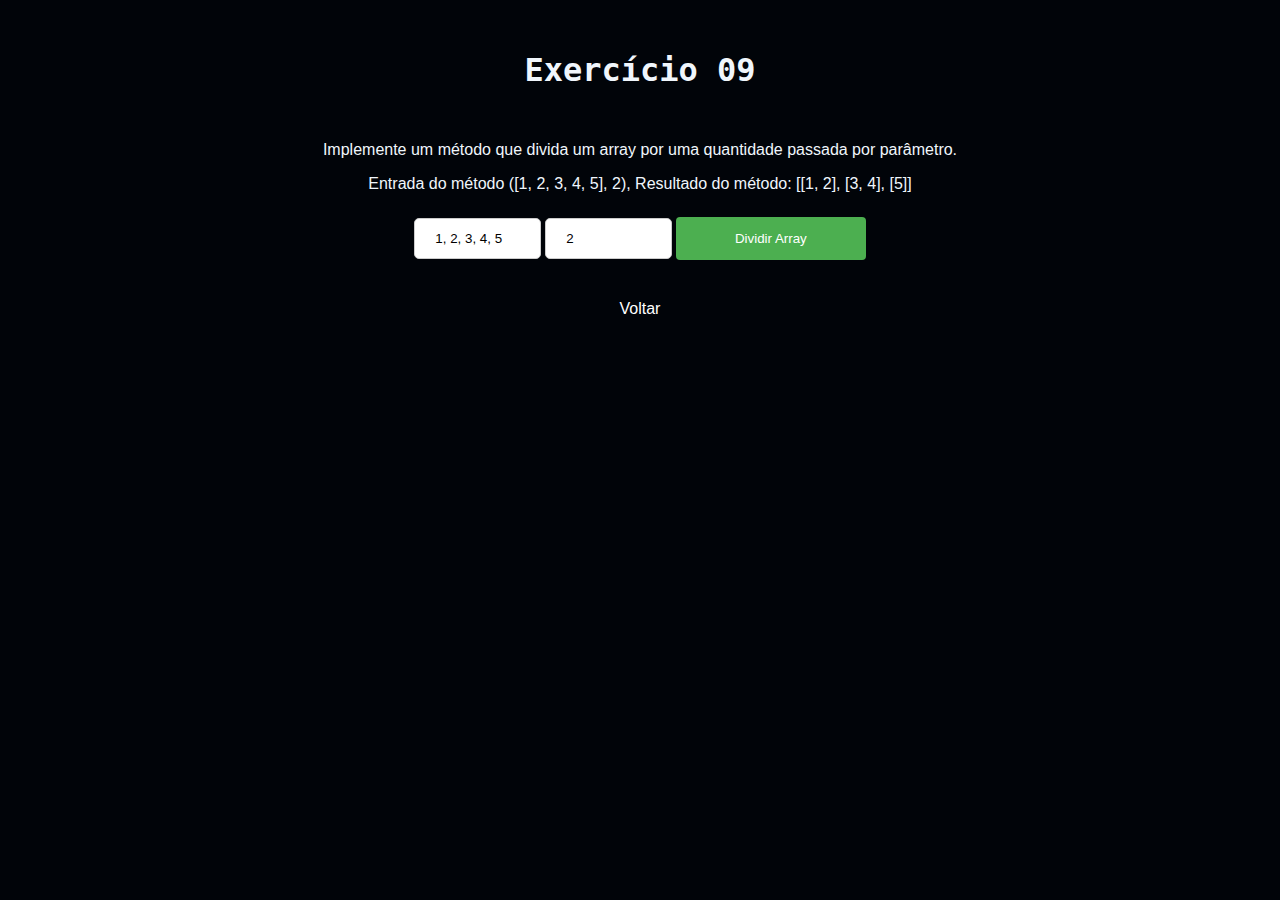
<file: exercicios/exercicio09.html>
<!DOCTYPE html>

<html>

<head>
    <title>Exercício 09</title>
    <meta charset="utf-8">
    <meta name="author" content="Matheus Leodonel">
    <meta name="description" content="Testes do Exercício 09">
    <link href="../index.css" rel="stylesheet">

    <script>
        function getValues(){
            var array = document.getElementById('entrada1').value;
            var qtdDivisoes = document.getElementById('entrada2').value;
          
            /* A função 'split' separa os elementos de entrada utilizando 
            como parâmetro separador a vírgula (","); */
            array = array.split(",");

            dividirArray(array, qtdDivisoes);
        }

        function dividirArray(array, qtdDivisoes){
            novoArray = []; /* Array que receberá os sub-arrays divididos */
            j = 0; /* Variável auxiliar que servirá como índice do novo array */

            /* O laço de repetição vai percorrer todo o array e realocar seus elementos
            de acordo com a quantidade de divisões */
            for(var i = 0; i < array.length; i++){
                if(novoArray[j] === undefined){ /* Se aquela casa do array estiver vazia, ela deve ser inicializada */
                    novoArray[j] = [];
                }

                /* Adicionando o elemento no novo array */
                novoArray[j].push(array[i]); 

                /* Se verdadeiro, significa que um grupo já está cheio e o novo array pode ir para o próximo */
                if((i + 1) % qtdDivisoes == 0){
                    j++;
                }
            }

            /* Depois de testar o método, o usuário poderá ver o código fonte. */
            document.getElementById('code').classList.remove('hidden');
            /* Enviando o resultado para a página HTML na div com id="result" */
            document.getElementById('result').innerHTML = 'Resultado: ' + JSON.stringify(novoArray);
        }
    </script>
</head>

<body>
    <div>
        <h1>Exercício 09</h1>
    </div>
    <div class="utteranceStyle">
        <p>Implemente um método que divida um array por uma quantidade passada por parâmetro.</p>
        <p>Entrada do método ([1, 2, 3, 4, 5], 2), Resultado do método: [[1, 2], [3, 4], [5]]</p>

        <input class="inputStyle" type="text" id="entrada1" name="entrada1" value="1, 2, 3, 4, 5" placeholder="Digite o array">
        <input class="inputStyle" type="text" id="entrada2" name="entrada2" value="2" placeholder="Digite a quantidade de divisões">
        <button class="buttonExercises" onclick="getValues()">Dividir Array</button>

        <div id="result">
        </div>

        <div id="code" class="code hidden">
            <h1> Código fonte: </h1>
            <div class="styleCode">
                function getValues(){
                    var array = document.getElementById('entrada1').value;
                    var qtdDivisoes = document.getElementById('entrada2').value;
                  
                    /* A função 'split' separa os elementos de entrada utilizando 
                    como parâmetro separador a vírgula (","); */
                    array = array.split(",");
        
                    dividirArray(array, qtdDivisoes);
                }
        
                function dividirArray(array, qtdDivisoes){
                    novoArray = []; /* Array que receberá os sub-arrays divididos */
                    j = 0; /* Variável auxiliar que servirá como índice do novo array */
        
                    /* O laço de repetição vai percorrer todo o array e realocar seus elementos
                    de acordo com a quantidade de divisões */
                    for(var i = 0; i < array.length; i++){
                        if(novoArray[j] === undefined){ /* Se aquela casa do array estiver vazia, ela deve ser inicializada */
                            novoArray[j] = [];
                        }
        
                        /* Adicionando o elemento no novo array */
                        novoArray[j].push(array[i]); 
        
                        /* Se verdadeiro, significa que um grupo já está cheio e o novo array pode ir para o próximo */
                        if((i + 1) % qtdDivisoes == 0){
                            j++;
                        }
                    }
 
                    /* Enviando o resultado para a página HTML na div com id="result" */
                    document.getElementById('result').innerHTML = 'Resultado: ' + JSON.stringify(novoArray);
                }
            </div>
        </div>
        <div class="home">
            <a href="../index.html">Voltar</a>
        </div>
    </div>
</body>
</file>
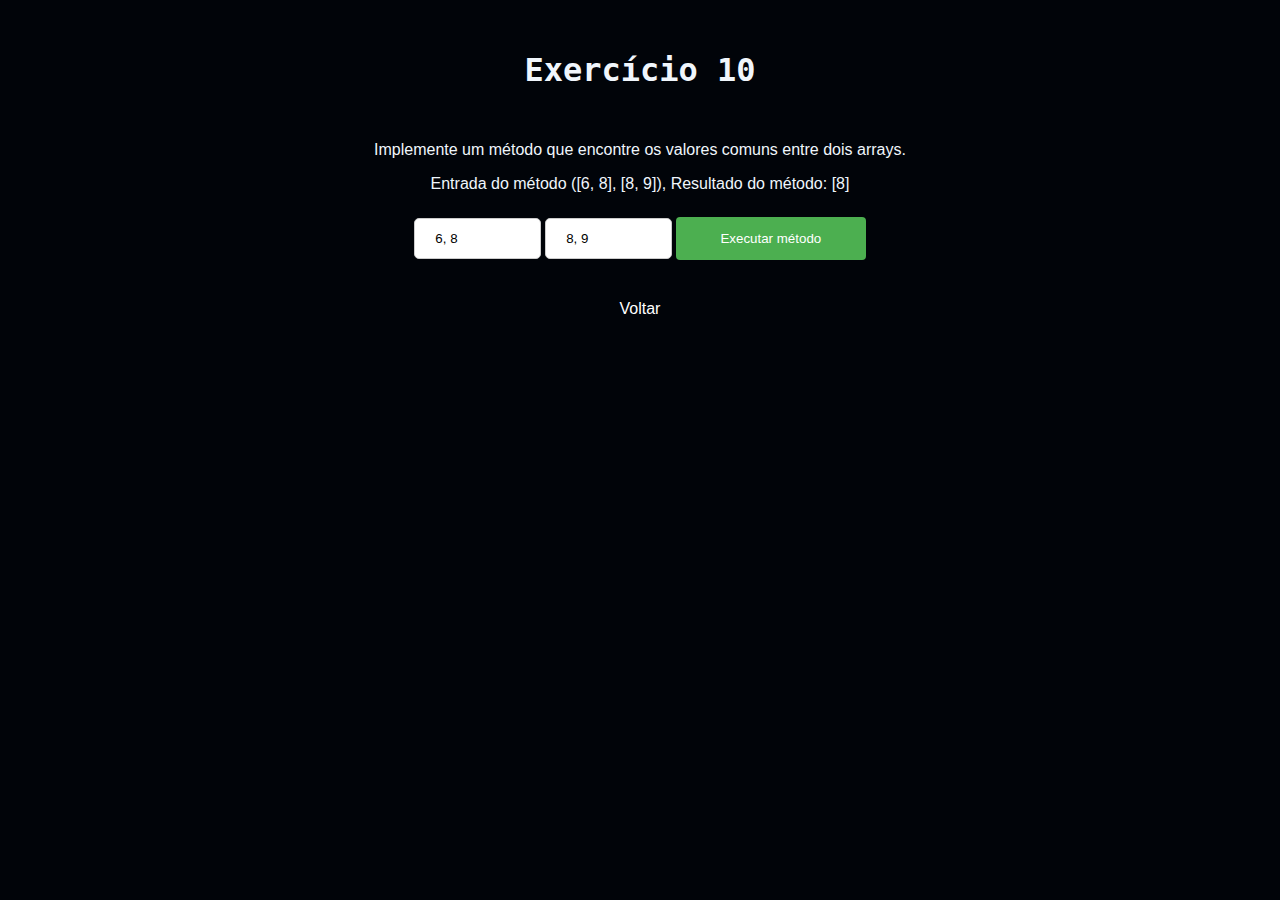
<file: exercicios/exercicio10.html>
<!DOCTYPE html>

<html>

<head>
    <title>Exercício 10</title>
    <meta charset="utf-8">
    <meta name="author" content="Matheus Leodonel">
    <meta name="description" content="Testes do Exercício 10">
    <link href="../index.css" rel="stylesheet">

    <script>
        function getValues() {
            /* Obter valores digitados com o método 'Array.from' */
            var array1 = document.getElementById('entrada1').value;

            /* Separando o array usando as vígulas como referência */
            array1 = array1.split(",");
            
            /* Convertendo elementos do array de string para inteiro para comparação mais precisa */
            array1.map(function (elemento, i) {
                array1[i] = parseInt(elemento)
            })

            /* Realizando o mesmo processo com o segundo array */
            var array2 = document.getElementById('entrada2').value;

            array2 = array2.split(",");

            array1.map(function (elemento, i) {
                array1[i] = parseInt(elemento)
            })

            resultado = elementosEmComum(array1, array2);

            /* Depois de testar o método, o usuário poderá ver o código fonte. */
            document.getElementById('code').classList.remove('hidden');
            /* Enviando o resultado para a página HTML na div com id="result" */
            document.getElementById('result').innerHTML = 'Resultado: ' + JSON.stringify(resultado);

        }

        function elementosEmComum(array1, array2) {
            var emComum = []; /* Array que vai guardar os elementos em comum entre os dois arrays */
            var aux = 0; /* Variável auxiliar que tralhará como índice do vetor de elementos em comum */

            for (var i = 0; i < array1.length; i++) {
                for (var j = 0; j < array2.length; j++) {
                    if (array1[i] == array2[j]) {
                        emComum[aux] = array1[i];
                        aux++;
                    }
                }
            }
    
            emComum = [... new Set(emComum)]; /*Removendo possíveis duplicatas do array */

            return emComum;
        }
    </script>
</head>

<body>
    <div>
        <h1>Exercício 10</h1>
    </div>
    <div class="utteranceStyle">
        <p>Implemente um método que encontre os valores comuns entre dois arrays.</p>
        <p>Entrada do método ([6, 8], [8, 9]), Resultado do método: [8]</p>

        <input class="inputStyle" type="text" id="entrada1" name="entrada1" value="6, 8"
            placeholder="Digite o primeiro array">
        <input class="inputStyle" type="text" id="entrada2" name="entrada2" value="8, 9"
            placeholder="Digite o segundo array">
        <button class="buttonExercises" onclick="getValues()">Executar método</button>

        <div id="result">
        </div>

        <div id="code" class="code hidden">
            <h1> Código fonte: </h1>
            <div class="styleCode">
                function getValues() {
                    /* Obter valores digitados com o método 'Array.from' */
                    var array1 = document.getElementById('entrada1').value;
        
                    /* Separando o array usando as vígulas como referência */
                    array1 = array1.split(",");
                    
                    /* Convertendo elementos do array de string para inteiro para comparação mais precisa */
                    array1.map(function (elemento, i) {
                        array1[i] = parseInt(elemento)
                    })
        
                    /* Realizando o mesmo processo com o segundo array */
                    var array2 = document.getElementById('entrada2').value;
        
                    array2 = array2.split(",");
        
                    array1.map(function (elemento, i) {
                        array1[i] = parseInt(elemento)
                    })
        
                    resultado = elementosEmComum(array1, array2);
        
                    /* Enviando o resultado para a página HTML na div com id="result" */
                    document.getElementById('result').innerHTML = 'Resultado: ' + JSON.stringify(resultado);
        
                }
        
                function elementosEmComum(array1, array2) {
                    var emComum = []; /* Array que vai guardar os elementos em comum entre os dois arrays */
                    var aux = 0; /* Variável auxiliar que tralhará como índice do vetor de elementos em comum */
        
                    for (var i = 0; i < array1.length; i++) {
                        for (var j = 0; j < array2.length; j++) {
                            if (array1[i] == array2[j]) {
                                emComum[aux] = array1[i];
                                aux++;
                            }
                        }
                    }
            
                    emComum = [... new Set(emComum)]; /*Removendo possíveis duplicatas do array */
        
                    return emComum;
                }
            </div>
        </div>
        <div class="home">
            <a href="../index.html">Voltar</a>
        </div>
    </div>
</body>
</file>
<file: index.css>
h1 {
    font-family: "Share Tech Mono", monospace;
    display: flex;
    justify-content: center;
    padding: 30px;
}

body {
    background-color: #010409;
    font-family: "Trebuchet MS", Helvetica, sans-serif;
    color: #f0f6fc;
}

ol {
    width: 50%;
    margin: auto;
    background-color: #2f2f30;
    padding: 2em 4em 2em 5em;
    border: 2px solid #ccc;
    border-radius: .3em;
    counter-reset: list-counter;
    /* Inicializando o contador */
    list-style: none;
    /* Retirando o contador padrão para incrementar um personalizado */
}

ol>li {
    font: 500 15px "Share Tech Mono", monospace;
    background-color: #010409;
    border-radius: .3em;
    margin: 2em 0em;
    padding: 1em 2em;
    line-height: 1em;
    position: relative;
    cursor: pointer;
}

ol>li:first-child, ol>li:last-child {
    margin: 0;
}

ol>li::before {
    /* Personalizando o contador */
    content: counter(list-counter);
    counter-increment: list-counter;
    /* Incrementando o contador de 1 em 1 */
    font-size: 2.5em;
    font-weight: bold;
    margin-right: 10em;
    left: -1.5em;
    bottom: 45%;
    position: absolute;
}

.utteranceStyle {
    text-align: center;
}

.inputStyle {
    width: 10%;
    padding: 12px 20px;
    margin: 8px 0;
    border: 1px solid #ccc;
    border-radius: 4px;
    box-sizing: border-box;
    border-radius: 5px;
}

.buttonExercises {
    width: 15%;
    background-color: #4CAF50;
    color: white;
    padding: 14px 20px;
    margin: 8px 0;
    border: none;
    border-radius: 4px;
    cursor: pointer;

}

.buttonExercises:hover {
    background-color: #45a049;
    font-weight: bold;
}

.code {
    transition: 1s;
}

.code>h1 {
    padding: 20px;
}

.code>.styleCode {
    text-align: left;
    background-color: #2f2f30;
    width: 50%;
    margin-left: 25%;
    line-height: 25px;
    white-space: pre-line;
    /* Quebrar linha */
    padding: 10px 0px 30px 40px;
    border-radius: 4px;
}

.hidden {
    display: none;
}

.home, .git {
    padding: 2em;
}

.git {
    text-align: center;
}

a:visited, a:link {
    color: white;
    text-decoration: none;
}

a:hover {
    color: #45a049;
    text-decoration: underline;
}

a:active {
    color: #45a049;
}
</file>
